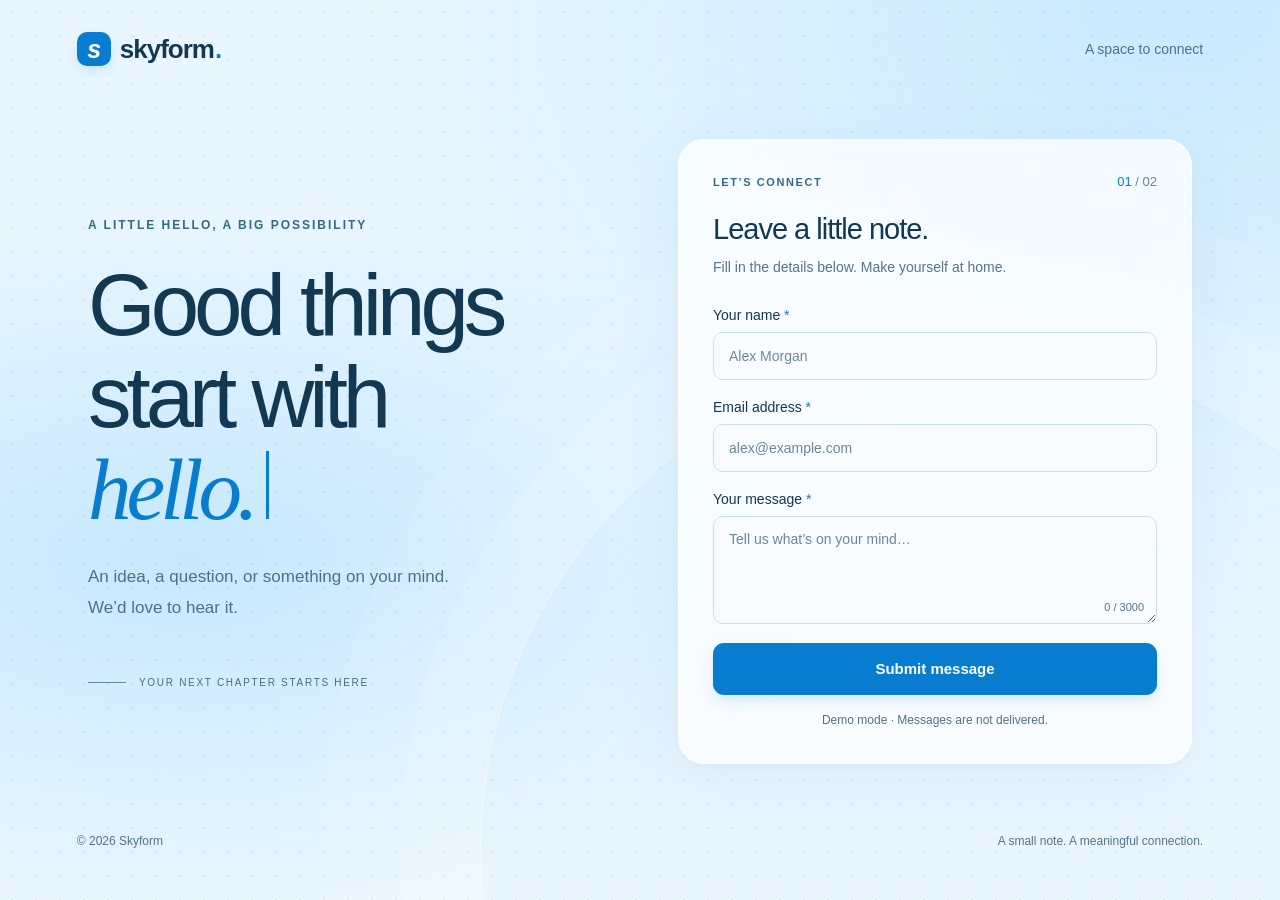
<file: index.html>
<!doctype html>
<html lang="en"><head><meta charset="UTF-8"><meta name="viewport" content="width=device-width, initial-scale=1"><meta name="description" content="A little hello can be the start of something beautiful. Send a message with Skyform."><title>Skyform — A little hello</title><link rel="icon" href="data:image/svg+xml,%3Csvg xmlns='http://www.w3.org/2000/svg' viewBox='0 0 32 32'%3E%3Crect width='32' height='32' rx='10' fill='%230b83df'/%3E%3Cpath d='M8 11h16v11H8zm0 0 8 6 8-6' fill='none' stroke='white' stroke-width='2'/%3E%3C/svg%3E"><link rel="stylesheet" href="style.css"><script src="config.js" defer></script><script src="app.js" defer></script></head>
<body><div class="ambient" aria-hidden="true"></div><header><a class="brand" href="index.html"><span class="brand-icon">s</span>skyform<span class="brand-period">.</span></a><span class="header-note">A space to connect</span></header>
<main class="layout"><section class="intro"><span class="eyebrow">A LITTLE HELLO, A BIG POSSIBILITY</span><h1>Good things<br> start with<br> <em>hello.</em><span class="caret" aria-hidden="true"></span></h1><p>An idea, a question, or something on your mind.<br>We’d love to hear it.</p><div class="intro-bottom"><span class="line"></span><span>YOUR NEXT CHAPTER STARTS HERE</span></div></section>
<section class="form-card" aria-labelledby="form-title"><div class="card-top"><span class="eyebrow">LET’S CONNECT</span><span class="step">01 <span>/ 02</span></span></div><h2 id="form-title">Leave a little note.</h2><p class="card-description">Fill in the details below. Make yourself at home.</p><form id="contact-form"><div class="field"><label for="full-name">Your name <span>*</span></label><input id="full-name" name="name" autocomplete="name" placeholder="Alex Morgan" maxlength="100" required></div><div class="field"><label for="email">Email address <span>*</span></label><input id="email" name="email" type="email" autocomplete="email" placeholder="alex@example.com" maxlength="254" required></div><div class="field"><label for="message">Your message <span>*</span></label><textarea id="message" name="message" rows="3" maxlength="3000" placeholder="Tell us what’s on your mind…" required></textarea><span class="counter"><span id="count">0</span> / 3000</span></div><div class="honeypot" aria-hidden="true"><label>Leave this empty<input name="_gotcha" tabindex="-1" autocomplete="off"></label></div><button class="submit" type="submit"><span id="button-label">Submit message</span><span class="button-caret" aria-hidden="true"></span><span class="ripple" aria-hidden="true"></span></button><p id="form-status" class="form-status" role="status" aria-live="polite">Demo mode · Messages are not delivered.</p><noscript><p>Please enable JavaScript to use this form.</p></noscript></form></section></main><footer><span>© <span class="year">2026</span> Skyform</span><span>A small note. A meaningful connection.</span></footer></body></html>
</file>
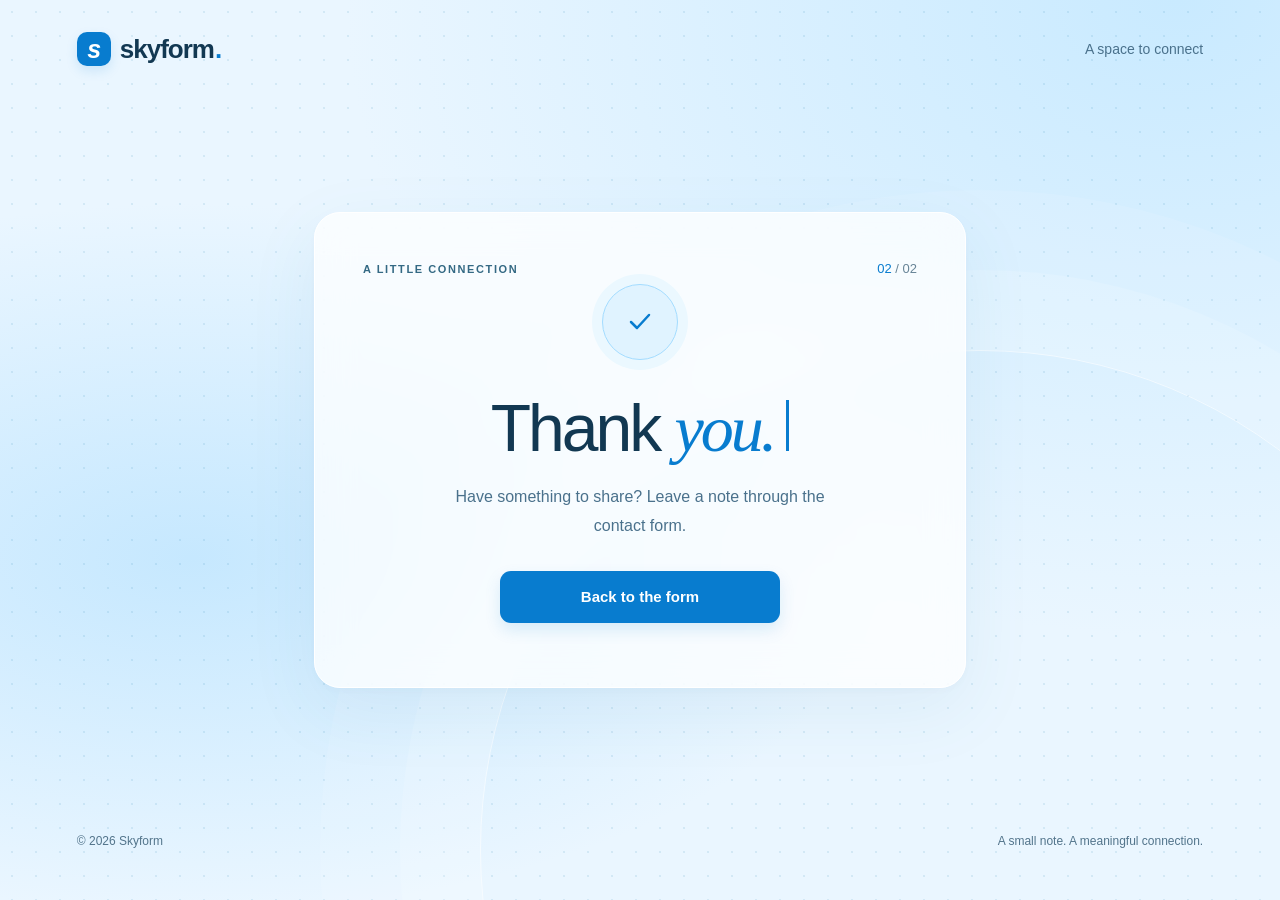
<file: thank-you.html>
<!doctype html><html lang="en"><head><meta charset="UTF-8"><meta name="viewport" content="width=device-width, initial-scale=1"><meta name="robots" content="noindex"><title>Thank you — Skyform</title><link rel="icon" href="data:image/svg+xml,%3Csvg xmlns='http://www.w3.org/2000/svg' viewBox='0 0 32 32'%3E%3Crect width='32' height='32' rx='10' fill='%230b83df'/%3E%3Cpath d='m8 16 5 5 11-11' fill='none' stroke='white' stroke-width='3'/%3E%3C/svg%3E"><link rel="stylesheet" href="style.css"><script src="thank-you.js" defer></script></head><body><div class="ambient" aria-hidden="true"></div><div class="confetti" aria-hidden="true"></div><header><a class="brand" href="index.html"><span class="brand-icon">s</span>skyform<span class="brand-period">.</span></a><span class="header-note">A space to connect</span></header><main class="thank-layout"><section class="form-card thank-card"><div class="card-top"><span class="eyebrow" id="result-label">A LITTLE CONNECTION</span><span class="step">02 <span>/ 02</span></span></div><div class="success-icon" aria-hidden="true"><svg viewBox="0 0 32 32"><path d="m7 16 6 6 12-13"/></svg></div><h1>Thank <em>you.</em><span class="caret" aria-hidden="true"></span></h1><p class="receipt" id="receipt">Have something to share? Leave a note through the contact form.</p><a class="back-link" href="index.html">Back to the form</a><p class="form-status" id="delivery-note"></p></section></main><footer><span>© <span class="year">2026</span> Skyform</span><span>A small note. A meaningful connection.</span></footer></body></html>
</file>
<file: style.css>
:root{font-family:Arial,Helvetica,sans-serif;color:#123852;background:#e7f5ff;font-synthesis:none;--blue:#087ccf;--ink:#123852}*{box-sizing:border-box}body{margin:0;min-height:100svh;position:relative;background:radial-gradient(ellipse at 15% 62%,#a2dafe80,transparent 45%),radial-gradient(ellipse at 92% 0%,#c9eaff,transparent 50%),#eaf6ff}body:before{content:"";position:fixed;inset:0;background-image:radial-gradient(#2f87b21f .8px,transparent .8px);background-size:24px 24px;pointer-events:none}.ambient{position:fixed;right:-200px;bottom:-450px;width:1000px;height:1000px;border:1px solid #fff9;border-radius:50%;box-shadow:0 0 0 80px #ffffff1f,0 0 0 160px #ffffff19;pointer-events:none}header,footer{position:relative;display:flex;justify-content:space-between;align-items:center;max-width:1440px;margin:auto;padding:32px 6%}.brand{font-size:26px;font-weight:700;letter-spacing:-1px;text-decoration:none;color:var(--ink);display:flex;align-items:center;gap:9px}.brand-period{color:var(--blue);margin-left:-8px}.brand-icon{font-size:25px;display:grid;place-items:center;width:34px;height:34px;border-radius:10px;background:var(--blue);color:white;font-style:italic;box-shadow:0 5px 12px #087ccf22}.header-note{font-size:14px;color:#4a718c}.layout{position:relative;max-width:1200px;margin:auto;min-height:calc(100svh - 181px);padding:38px 48px 50px;display:grid;grid-template-columns:1fr 1fr;gap:76px;align-items:center}.eyebrow{font-size:12px;letter-spacing:2px;font-weight:700;color:#346984}.intro h1{font-size:clamp(64px,6.8vw,94px);line-height:1.06;letter-spacing:-5px;margin:26px 0;font-weight:500}.intro h1 em{font-family:Georgia,'Times New Roman',serif;font-weight:400;color:var(--blue)}.caret{display:inline-block;height:.78em;width:3px;background:var(--blue);margin-left:12px;animation:blink 1.2s steps(2,start) infinite}.intro p{font-size:17px;line-height:1.8;color:#4a718c}.intro-bottom{display:flex;align-items:center;gap:13px;margin-top:54px;font-size:10px;letter-spacing:1.7px;color:#436c86}.line{width:38px;height:1px;background:#608ba5}.form-card{background:#ffffffbd;backdrop-filter:blur(18px);border:1px solid #fff;border-radius:26px;padding:34px;box-shadow:0 22px 70px #327caa14,0 3px 10px #327caa08;position:relative}.card-top{display:flex;justify-content:space-between;align-items:center}.card-top .eyebrow{font-size:11px;letter-spacing:1.6px}.step{font-size:13px;font-variant-numeric:tabular-nums;color:var(--blue)}.step span{color:#678497}.form-card h2{font-size:29px;letter-spacing:-1px;font-weight:500;margin:24px 0 10px}.card-description{font-size:14px;color:#56758a;line-height:1.6;margin:0 0 28px}.field{margin-bottom:19px;position:relative}label{display:block;font-size:14px;font-weight:500;margin-bottom:9px}label span{color:#2777a9}input,textarea{display:block;width:100%;background:#f8fcff;border:1px solid #cbdfea;border-radius:10px;color:var(--ink);padding:14px 15px;font:inherit;font-size:16px;transition:border-color .2s,box-shadow .2s,background .2s}textarea{resize:vertical;min-height:108px;padding-bottom:28px}input::placeholder,textarea::placeholder{color:#6c8799;font-size:14px}input:focus,textarea:focus{outline:none;border-color:#1895e6;box-shadow:0 0 0 4px #1895e618;background:#fff}.counter{position:absolute;bottom:11px;right:13px;font-size:11px;color:#56758a;pointer-events:none}.submit,.back-link{border:0;border-radius:11px;background:#087ccf;color:#fff;font:inherit;font-size:15px;font-weight:600;min-height:52px;display:flex;align-items:center;justify-content:center;gap:7px;width:100%;cursor:pointer;position:relative;overflow:hidden;text-decoration:none;box-shadow:0 7px 16px #087ccf23;transition:background .2s,transform .2s,box-shadow .2s}.submit:hover,.back-link:hover{background:#006bb6;transform:translateY(-2px);box-shadow:0 10px 24px #087ccf36}.submit:active{transform:translateY(0)}.submit:focus-visible,.back-link:focus-visible,.brand:focus-visible{outline:3px solid #123852;outline-offset:4px}.submit:disabled{cursor:wait;transform:none}.button-caret{display:none;height:18px;width:2px;background:#fff}.submit.busy .button-caret{display:block;animation:blink .65s steps(2,start) infinite}.submit.busy{background:#096aaa}.ripple{position:absolute;inset:0;border-radius:inherit;pointer-events:none}.submit.busy .ripple{animation:pulse 1.4s ease-out infinite}.form-status{text-align:center;color:#526f83;font-size:12px;margin:16px 0 0;line-height:1.5}.form-status.error{color:#a22b40}.honeypot{position:absolute;left:-9999px}footer{padding-top:17px;padding-bottom:24px;color:#52748b;font-size:12px}.thank-layout{position:relative;max-width:700px;margin:auto;padding:55px 24px 70px;min-height:calc(100svh - 181px);display:grid;align-items:center}.thank-card{text-align:center;padding:48px}.success-icon{width:76px;height:76px;margin:8px auto 30px;background:#e0f3ff;border:1px solid #a3dcff;border-radius:50%;display:grid;place-items:center;box-shadow:0 0 0 10px #ebf8ff;animation:arrive .6s ease-out}.success-icon svg{width:32px;height:32px;stroke:#087ccf;fill:none;stroke-width:2.5;stroke-linecap:round;stroke-linejoin:round}.thank-card h1{font-size:clamp(46px,8vw,66px);font-weight:500;letter-spacing:-3px;margin:21px 0 16px}.thank-card h1 em{font-family:Georgia,serif;color:var(--blue);font-weight:400}.thank-card .receipt{line-height:1.8;color:#4a718c;font-size:16px;max-width:380px;margin:0 auto 30px}.thank-card .back-link{max-width:280px;margin:26px auto 10px}.confetti{position:fixed;inset:0;overflow:hidden;pointer-events:none}.confetti i{position:absolute;left:var(--x);top:-20px;width:7px;height:12px;background:var(--color);animation:fall 2.8s var(--delay) ease-out both}.receipt:empty{display:none}@keyframes blink{to{visibility:hidden}}@keyframes pulse{from{box-shadow:inset 0 0 0 0 #ffffff60}to{box-shadow:inset 0 0 0 25px #ffffff00}}@keyframes arrive{from{opacity:0;transform:scale(.8)}to{opacity:1;transform:scale(1)}}@keyframes fall{to{transform:translateY(100vh) rotate(320deg);opacity:0}}@media(min-width:1500px){.layout{gap:110px}}@media(max-width:850px){.layout{gap:32px;padding:30px}.intro h1{font-size:66px}.form-card{padding:26px}.intro-bottom{font-size:9px;letter-spacing:1px}}@media(max-width:650px){header{padding:24px}.header-note{font-size:12px}.layout{display:block;padding:15px 22px 34px}.intro{margin-bottom:30px}.intro h1{font-size:58px;letter-spacing:-3px;margin:18px 0}.intro h1 br{display:none}.intro h1 br:after{content:' '}.intro h1 br::before{content:' '}.intro p{font-size:16px}.intro-bottom{display:none}.eyebrow{font-size:10px;letter-spacing:1.5px}.form-card{padding:25px;border-radius:21px}.form-card h2{font-size:27px}footer{padding:16px 24px;gap:20px;line-height:1.6}footer span:last-child{max-width:160px;text-align:right}.thank-layout{padding:35px 22px}.thank-card{padding:40px 24px}}@media(prefers-reduced-motion:reduce){*,*:before,*:after{animation:none!important;transition:none!important}.confetti{display:none}}
</file>
